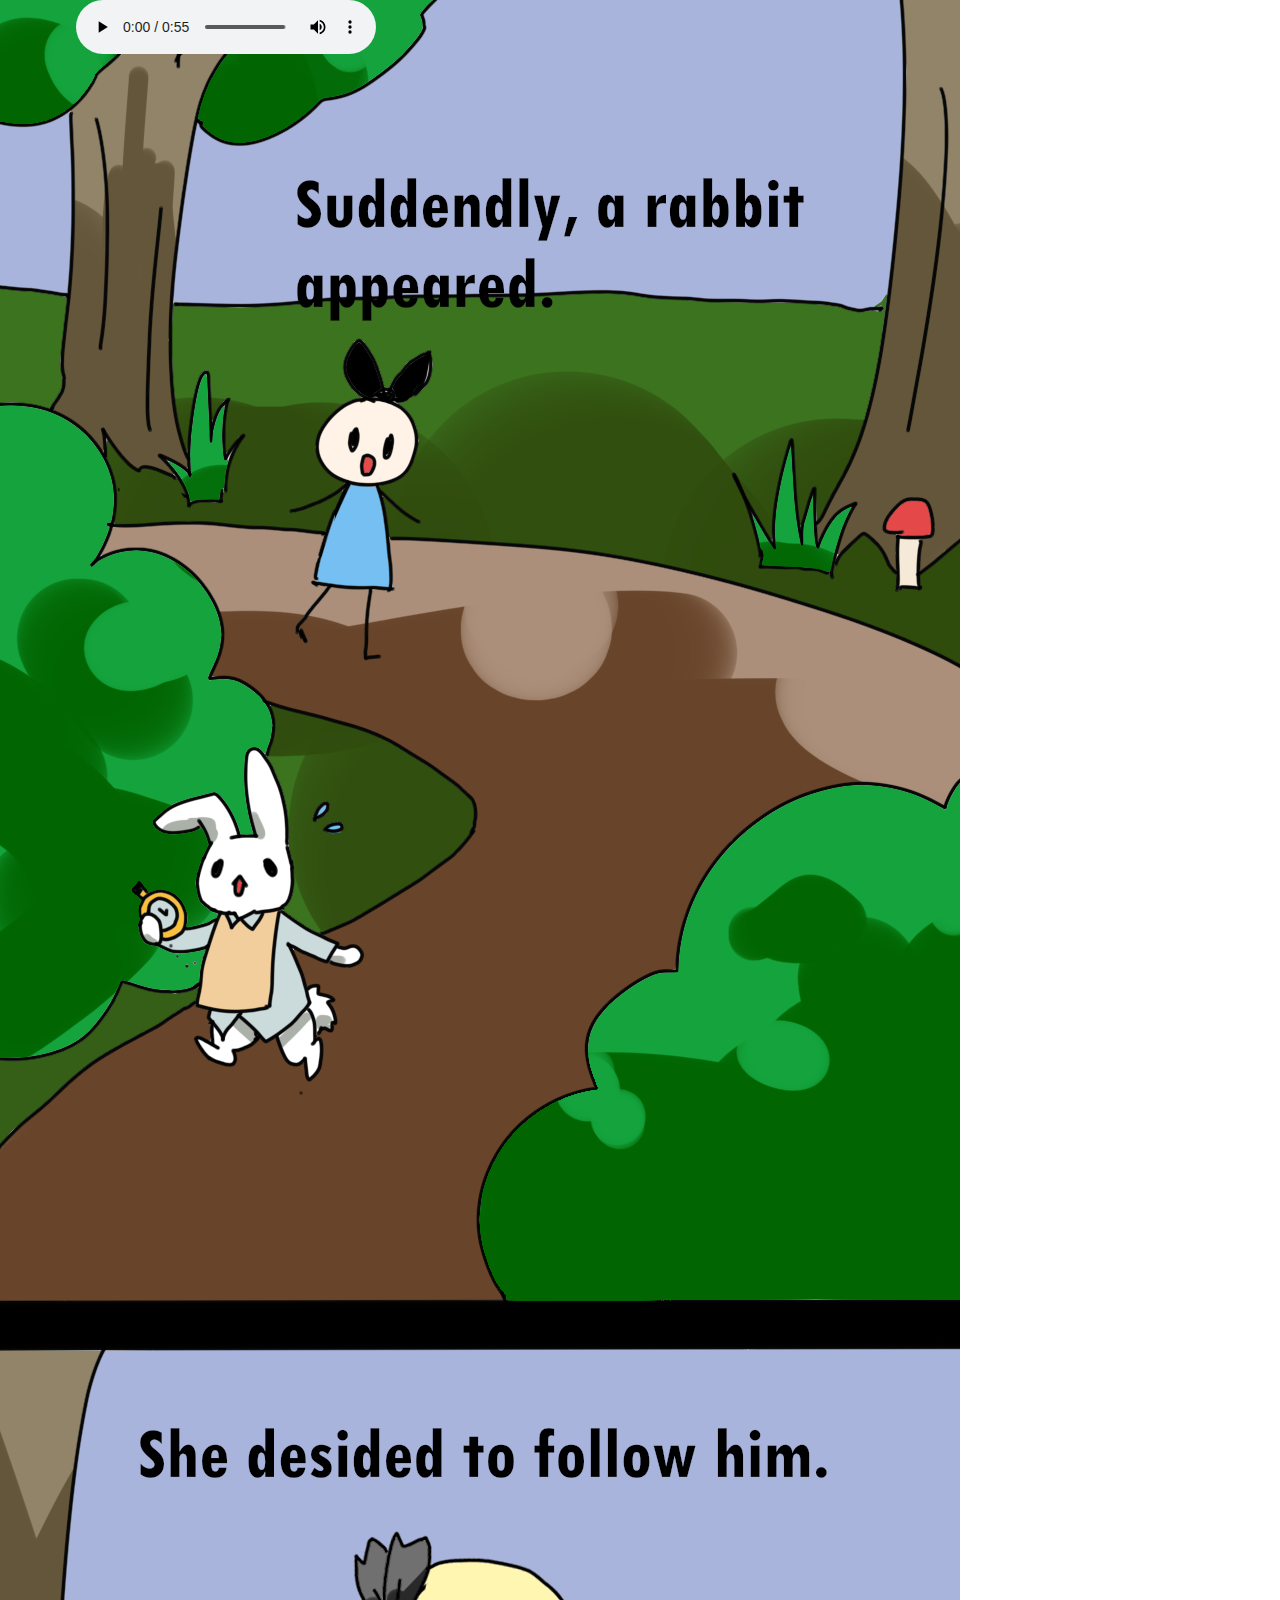
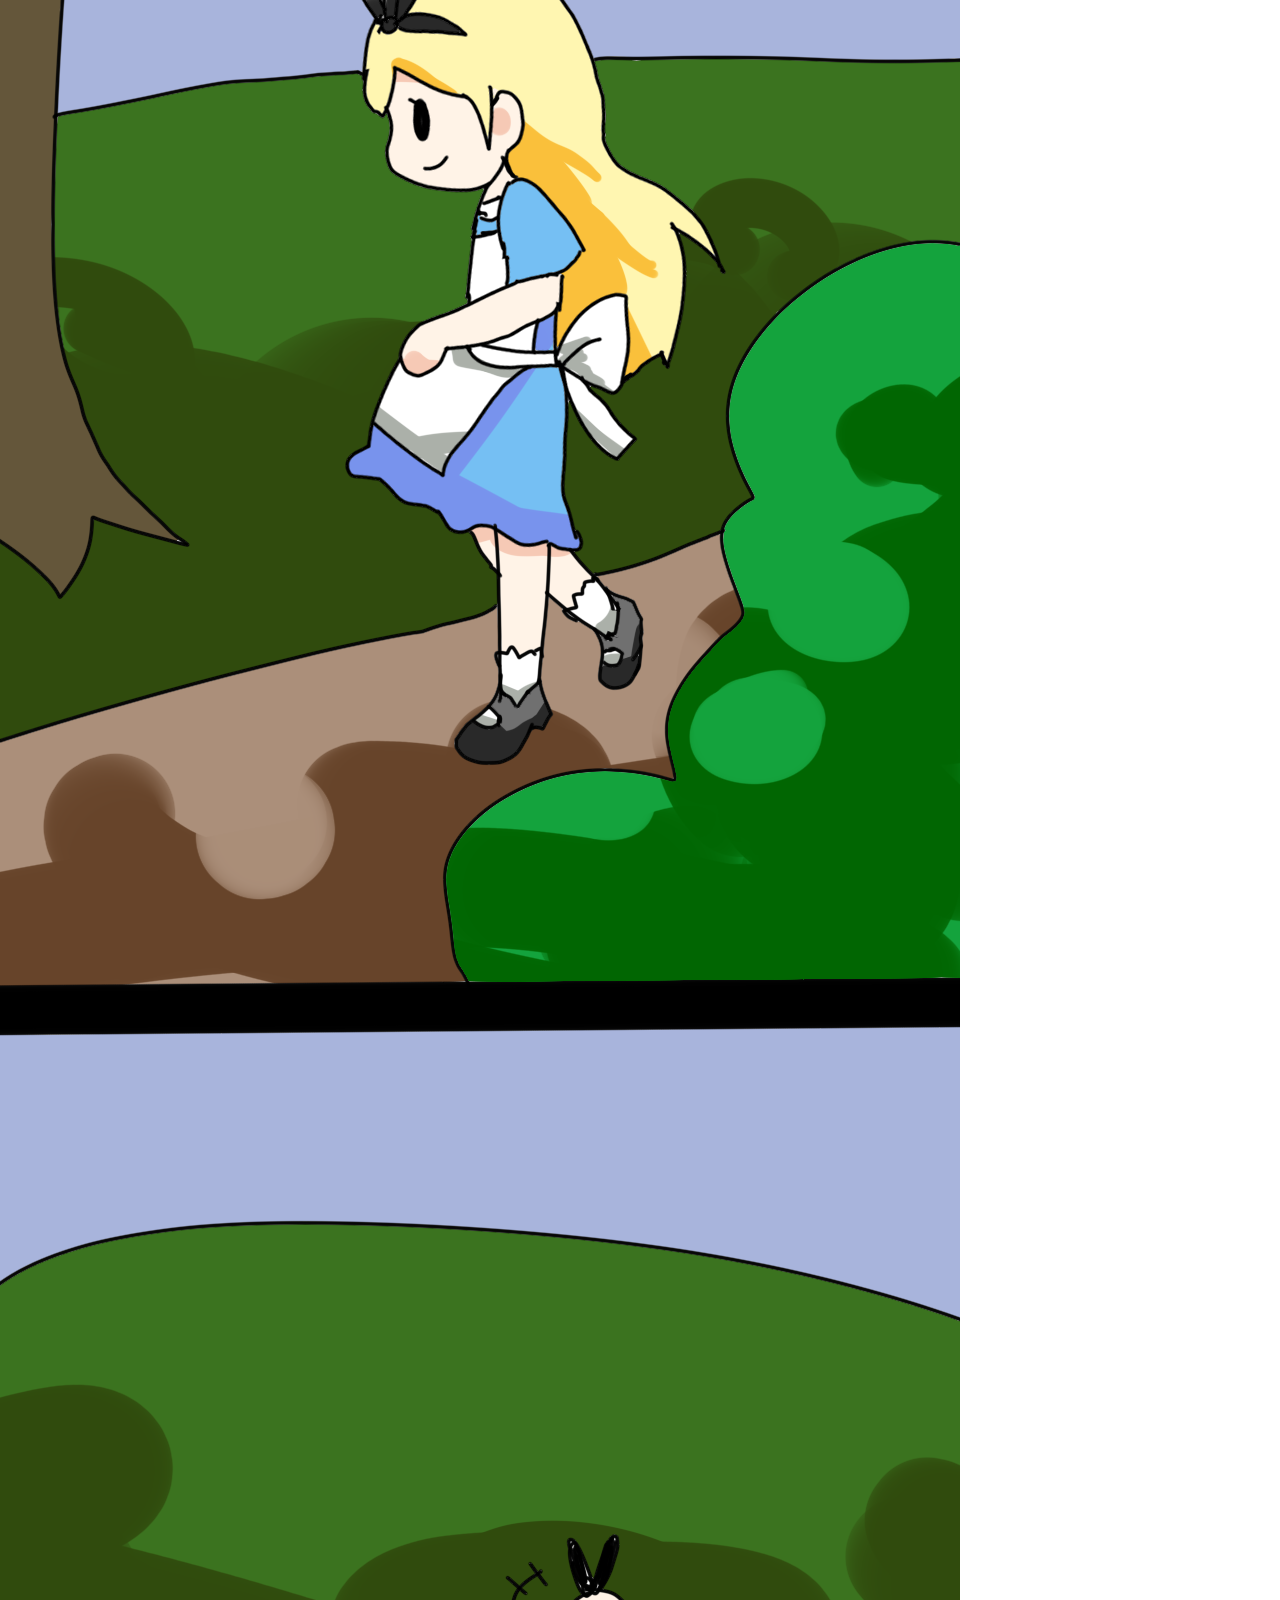
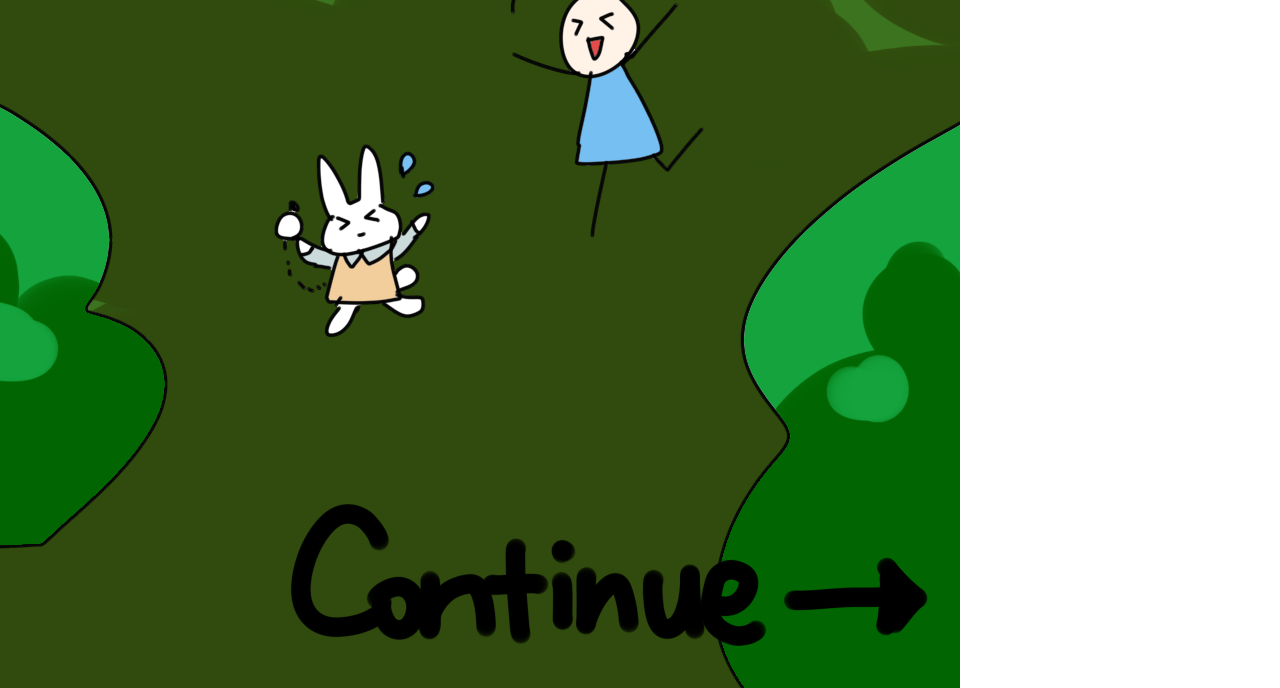
<file: htmls/page2.html>
<!doctype html>
<html>
<head>
<meta charset="utf-8">
<title>page2</title>
<link href="../css/page_2_css.css" rel="stylesheet" type="text/css">
</head>

<body>
<img src="../pics/page2/1.png" width="960" height="3888" alt=""/>
<a href="page3.html">page3.html
<img src="../pics/page2/2.png" width="638" height="144" alt="" class="continue" onMouseOver="this.src='../pics/page2/3.png'" onMouseOut="this.src='../pics/page2/2.png'"/>
</a>
<audio controls="controls" autoplay="autoplay" >
  <source src="../audios/page2 music.mp3" type="audio/mp3">
</audio>
</body>
</html>
</file>
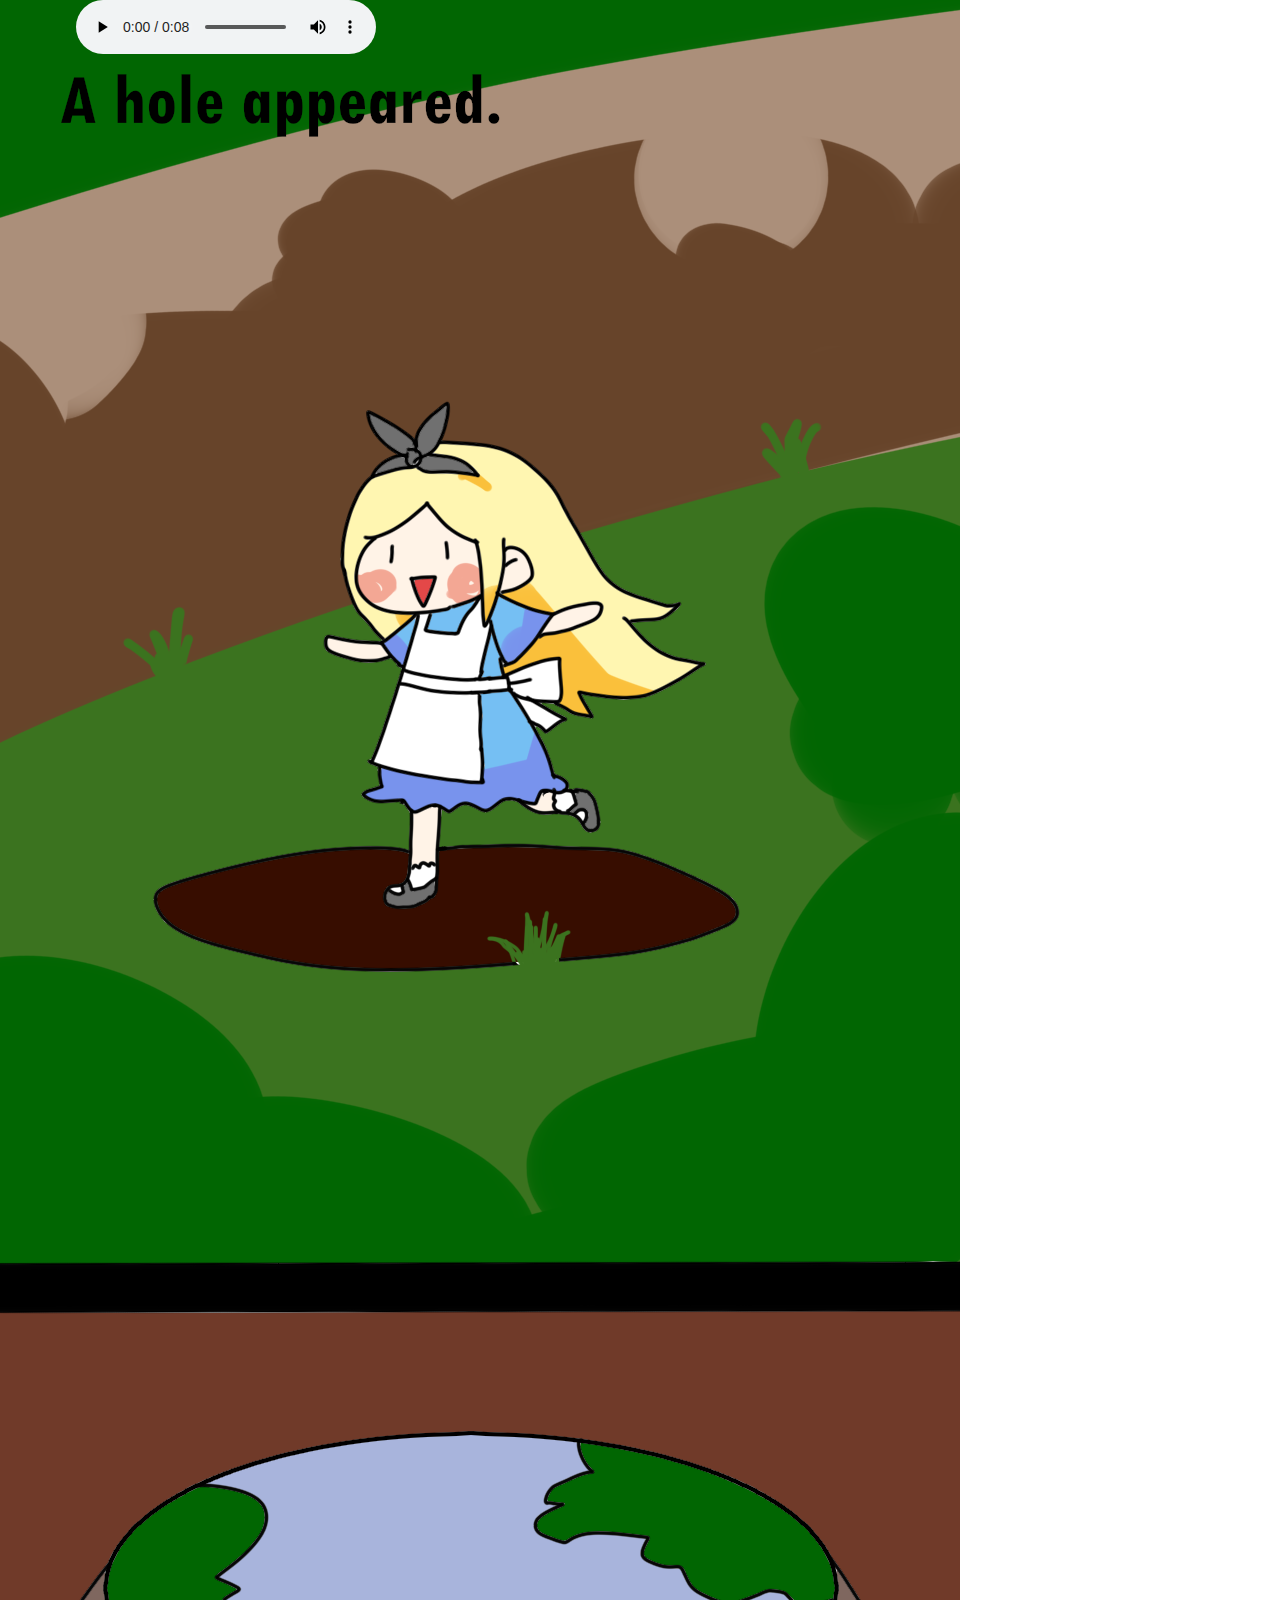
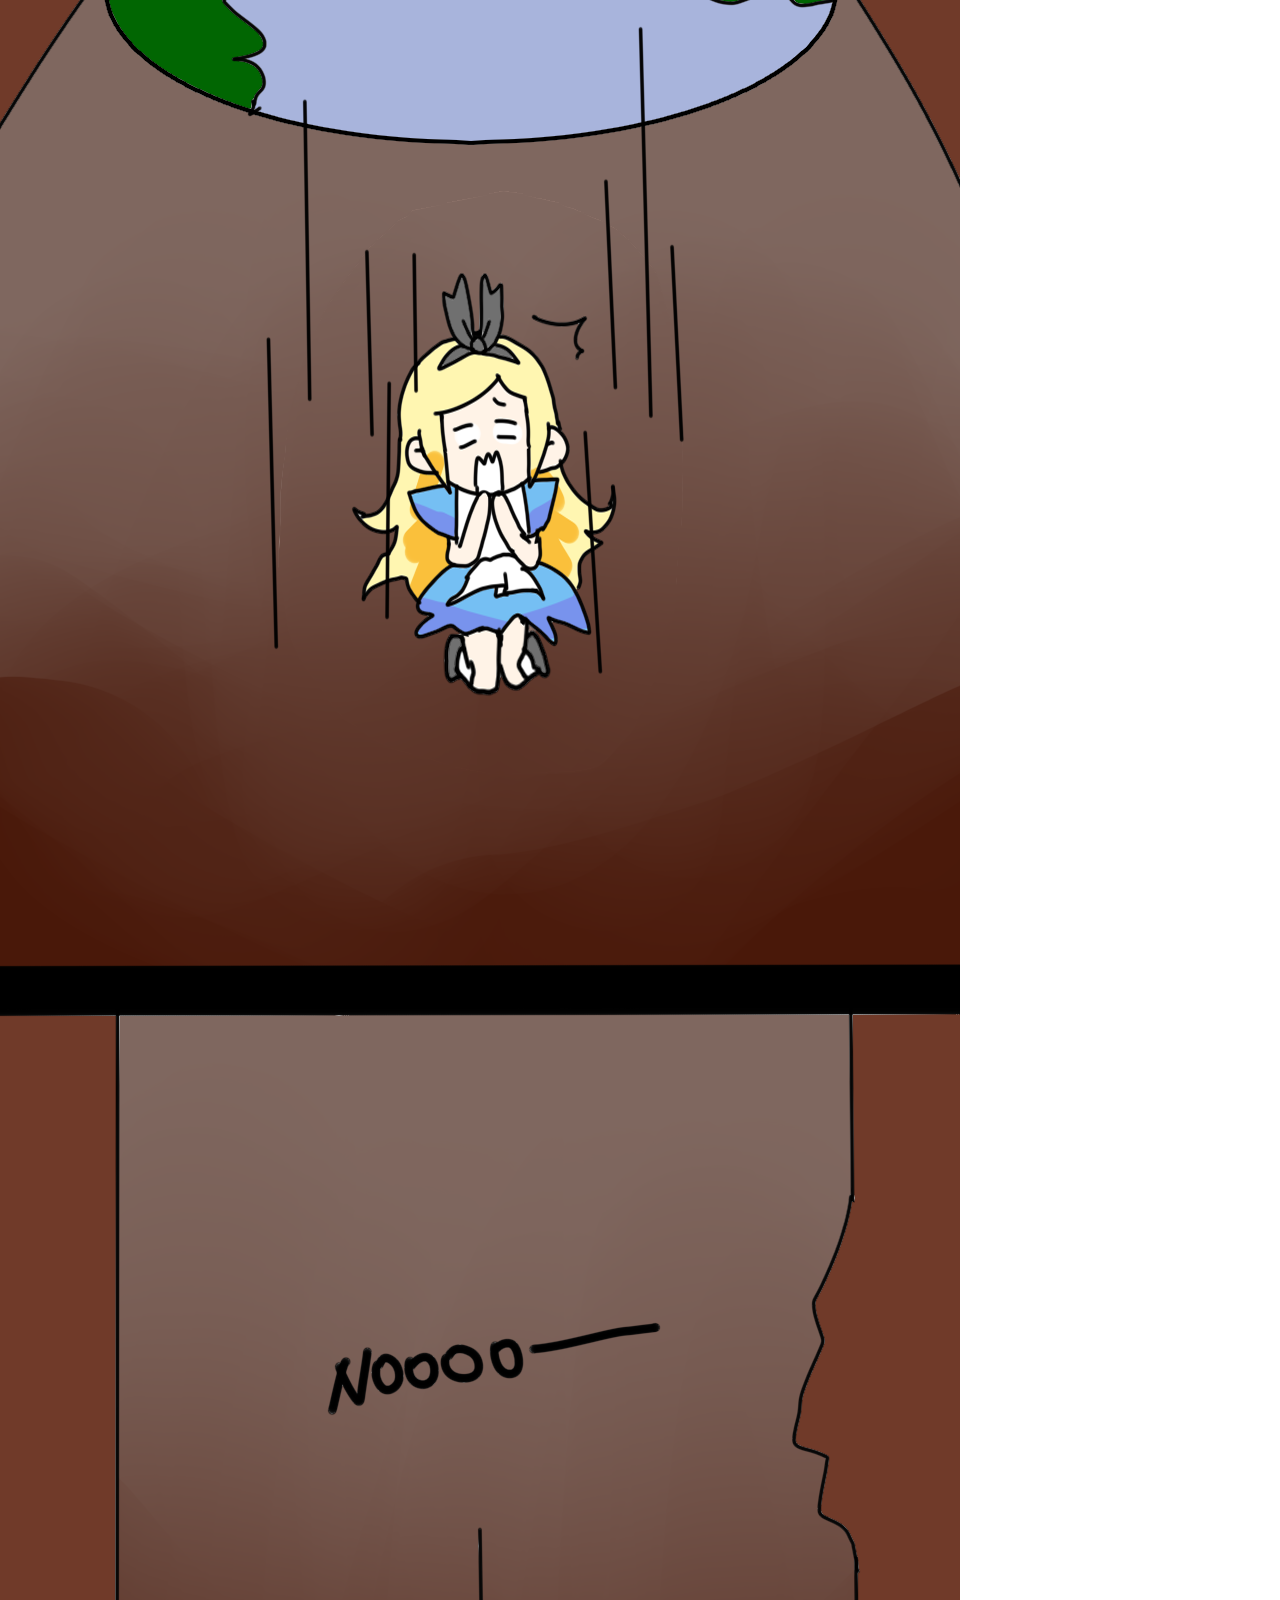
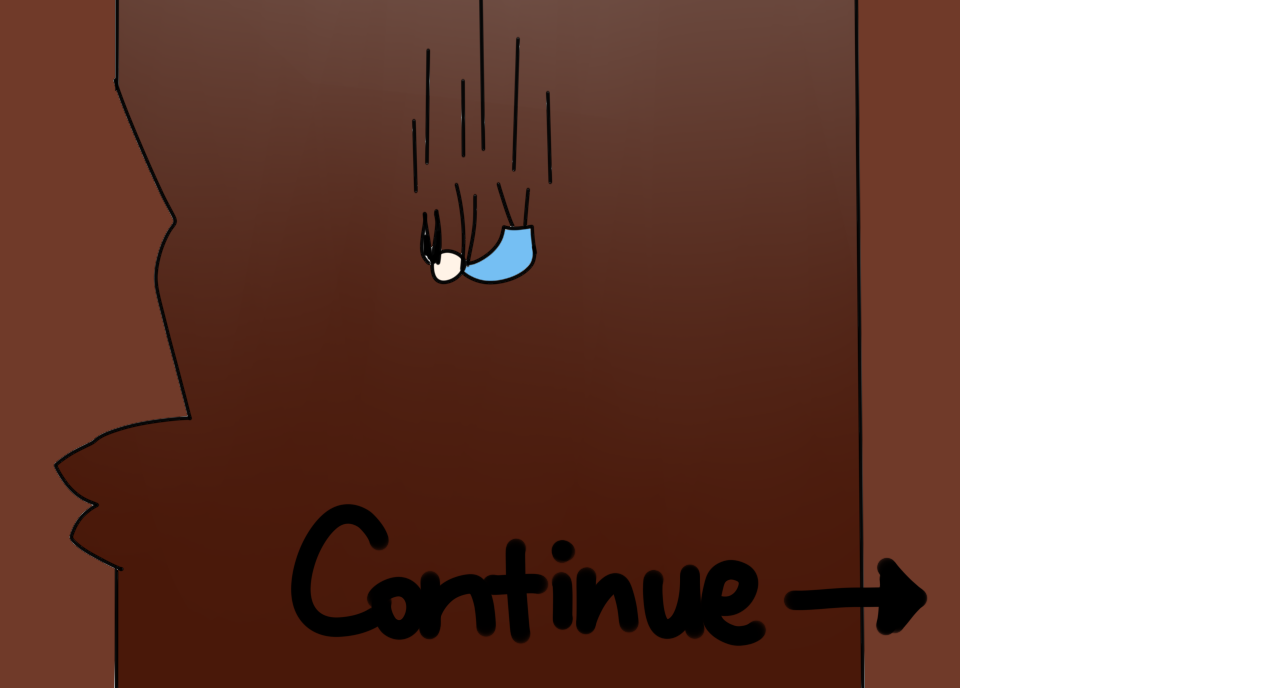
<file: htmls/page3.html>
<!doctype html>
<html>
<head>
<meta charset="utf-8">
<title>page3</title>
<link href="../css/page_3_css.css" rel="stylesheet" type="text/css">
</head>

<body>
<img src="../pics/page3.png" width="960" height="3888" alt=""/>
<a href="page4.html">page4.html
<img src="../pics/page2/2.png" width="638" height="144" alt="" class="continue" onMouseOver="this.src='../pics/page2/3.png'" onMouseOut="this.src='../pics/page2/2.png'"/>
</a>
<audio controls="controls" autoplay="autoplay" >
  <source src="../audios/page3 music.mp3" type="audio/mp3">
</audio>
</body>
</html>
</file>
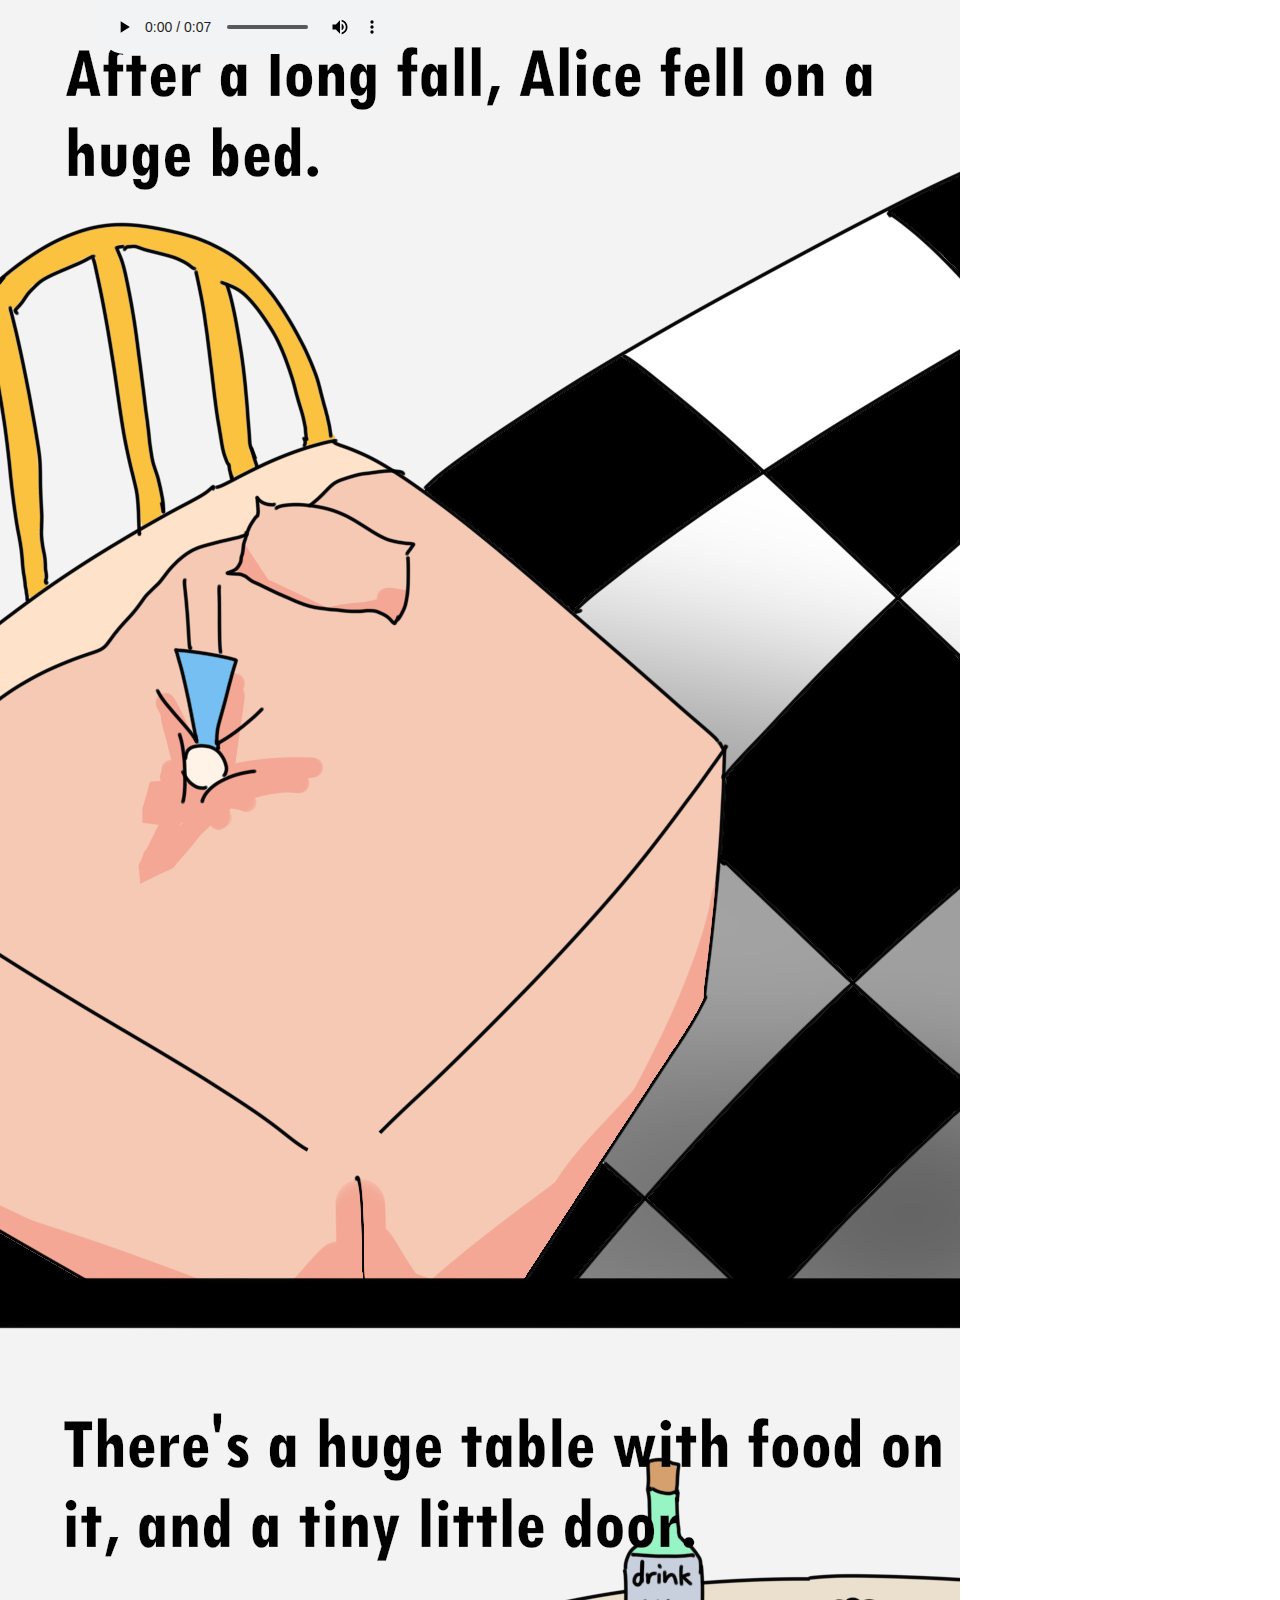
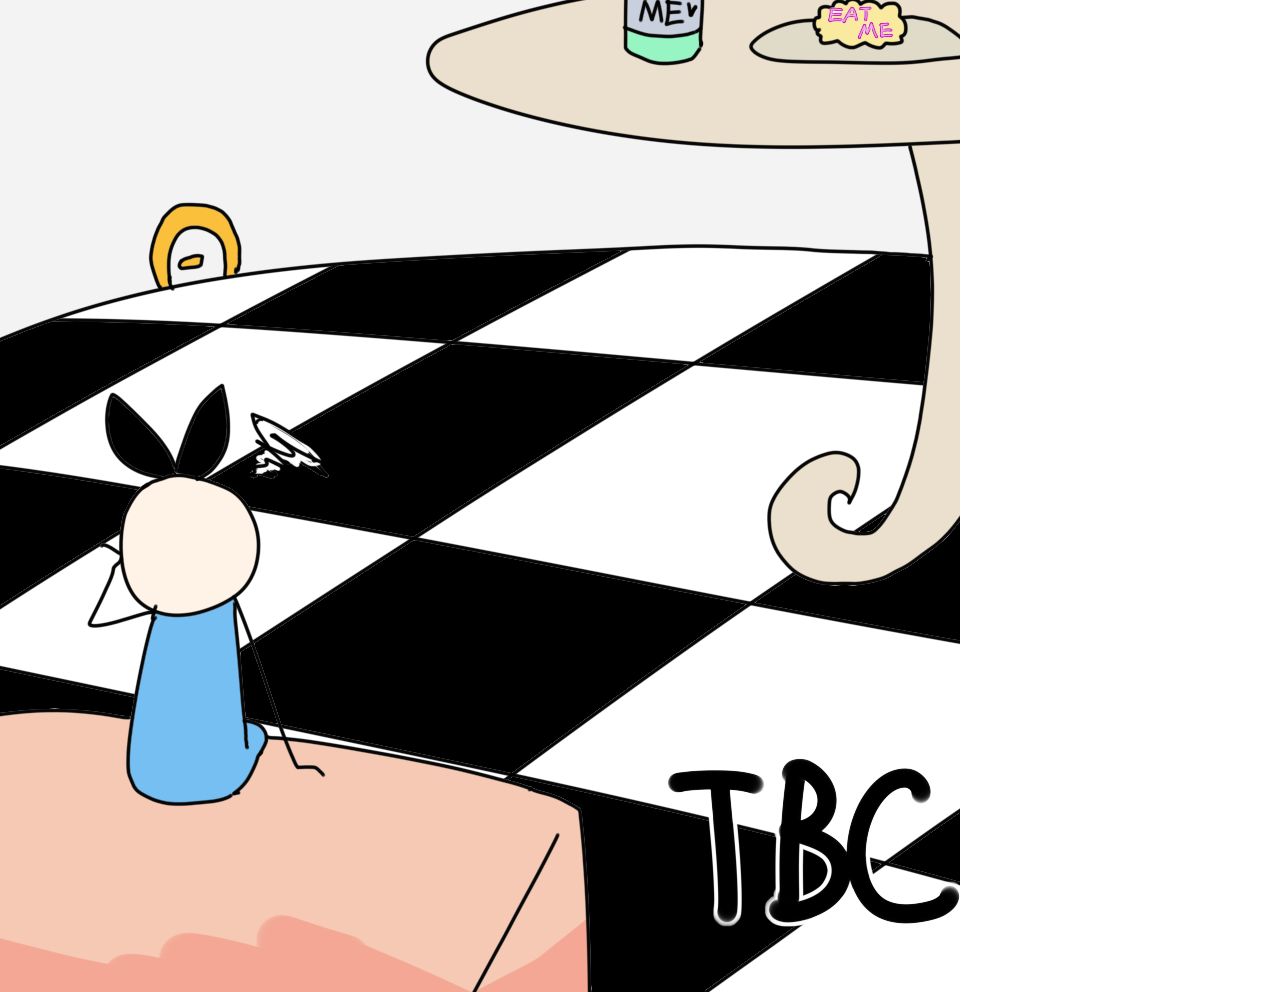
<file: htmls/page4.html>
<!doctype html>
<html>
<head>
<meta charset="utf-8">
<title>page4</title>
<link href="../css/page_4_ccs.css" rel="stylesheet" type="text/css">
</head>

<body>
<img src="../pics/page4/page4_0002_图层3.png" width="960" height="2592" alt=""/>
<a href="backpage.html">backpage.html
<img src="../pics/page4/page4_0001_图层4.png" width="297" height="174" alt="" class="tbc" onMouseOver="this.src='../pics/page4/tbc2.png'" onMouseOut="this.src='../pics/page4/page4_0001_图层4.png'"/>
</a>
<audio controls="controls" autoplay="autoplay" >
  <source src="../audios/page4 music.mp3" type="audio/mp3">
</audio>
</body>
</html>
</file>
<file: css/page_2_css.css>
@charset "utf-8";

body{
	padding: 0;
	margin: 0;
}
img{
	position:absolute;
}
.continue{
  left: 290px;
  top: 3703px;
}
</file>
<file: css/page_3_css.css>
@charset "utf-8";

body{
	padding: 0;
	margin: 0;
}
img{
	position:absolute;
}
.continue{
	left: 290px;
  	top: 3703px;
}
</file>
<file: css/page_4_ccs.css>
@charset "utf-8";

body{
	padding: 0;
	margin: 0;
}
img{
	position:absolute;
}
.tbc{
  left: 663px;
  top: 2354px;
}
</file>
